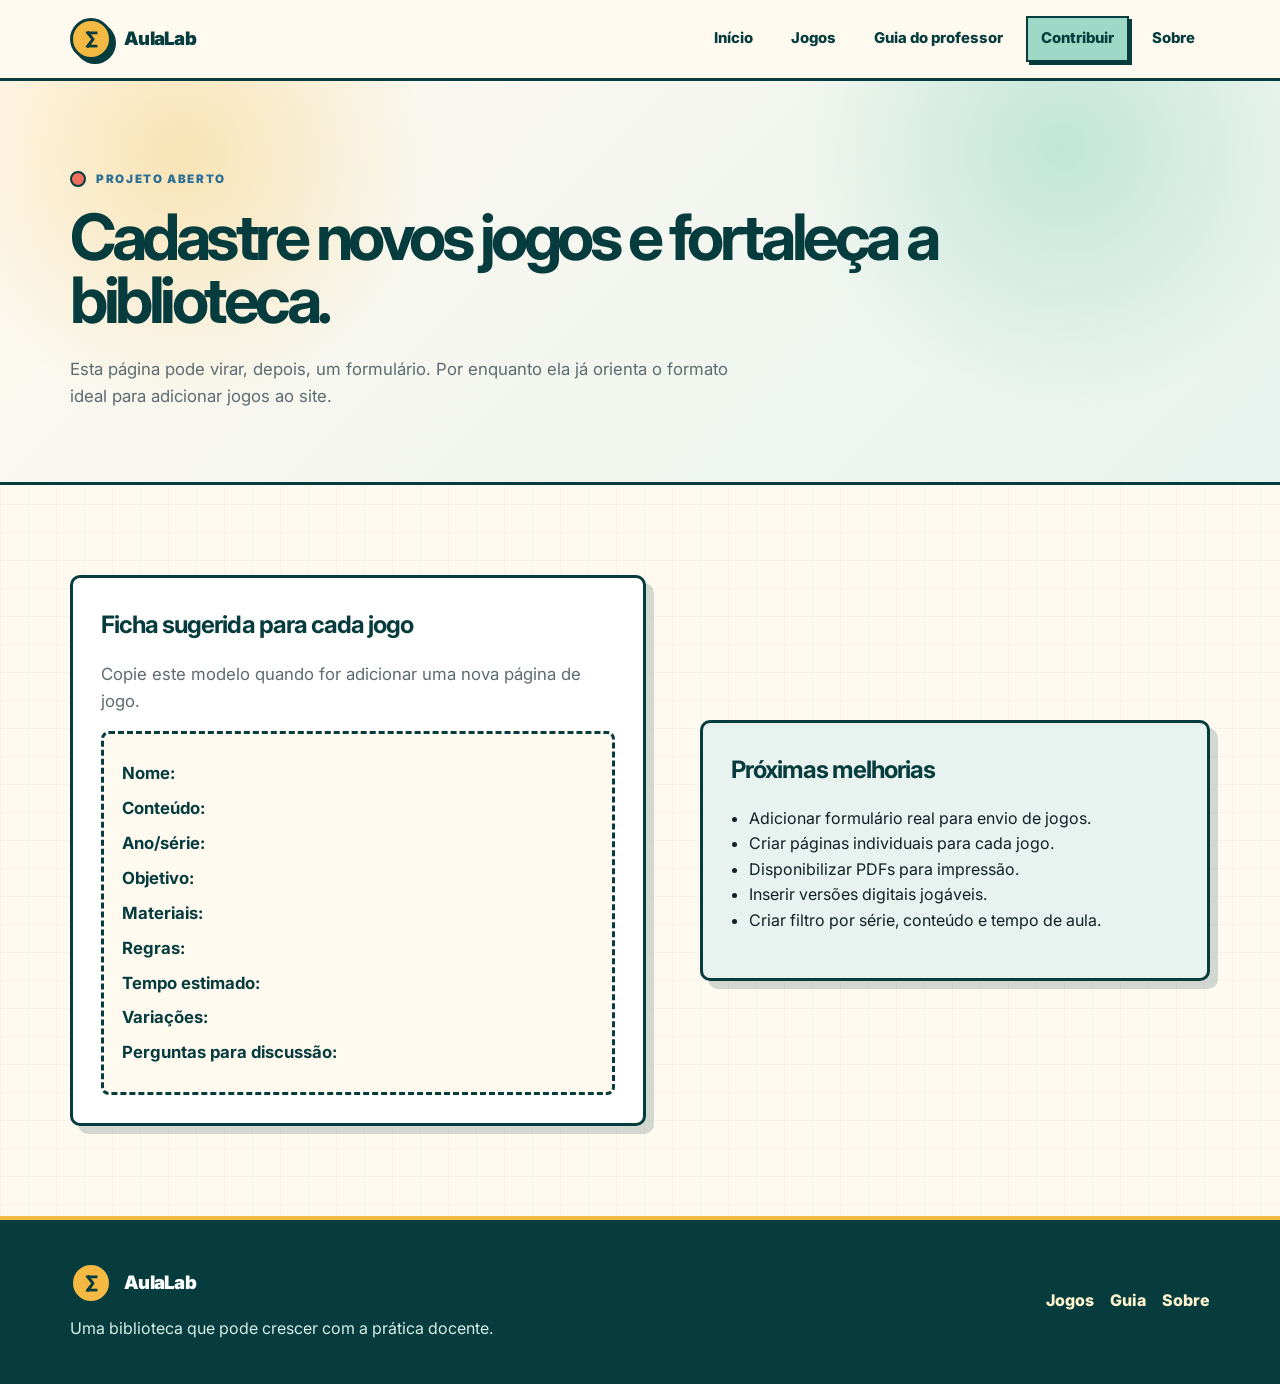
<file: contribuir.html>
<!DOCTYPE html>
<html lang="pt-BR">
<head>
  <meta charset="UTF-8" />
  <meta name="viewport" content="width=device-width, initial-scale=1.0" />
  <title>Contribuir | AulaLab</title>
  <link rel="preconnect" href="https://fonts.googleapis.com">
  <link rel="preconnect" href="https://fonts.gstatic.com" crossorigin>
  <link href="https://fonts.googleapis.com/css2?family=Inter:wght@400;500;600;700;800&display=swap" rel="stylesheet">
  <link rel="stylesheet" href="css/style.css" />
</head>
<body>
  <header class="site-header">
    <nav class="navbar container" aria-label="Menu principal">
      <a class="brand" href="index.html"><span class="brand-mark">∑</span><span>AulaLab</span></a>
      <button class="menu-toggle" aria-label="Abrir menu" aria-expanded="false"><span></span><span></span><span></span></button>
      <div class="nav-links">
        <a href="index.html">Início</a>
        <a href="jogos.html">Jogos</a>
        <a href="guia-professor.html">Guia do professor</a>
        <a href="contribuir.html" class="active">Contribuir</a>
        <a href="sobre.html">Sobre</a>
      </div>
    </nav>
  </header>

  <main>
    <section class="page-hero section-soft">
      <div class="container reveal">
        <span class="eyebrow">Projeto aberto</span>
        <h1>Cadastre novos jogos e fortaleça a biblioteca.</h1>
        <p>Esta página pode virar, depois, um formulário. Por enquanto ela já orienta o formato ideal para adicionar jogos ao site.</p>
      </div>
    </section>

    <section class="section container contribute-grid">
      <article class="info-panel reveal">
        <h2>Ficha sugerida para cada jogo</h2>
        <p>Copie este modelo quando for adicionar uma nova página de jogo.</p>
        <div class="code-card">
          <p><strong>Nome:</strong> </p>
          <p><strong>Conteúdo:</strong> </p>
          <p><strong>Ano/série:</strong> </p>
          <p><strong>Objetivo:</strong> </p>
          <p><strong>Materiais:</strong> </p>
          <p><strong>Regras:</strong> </p>
          <p><strong>Tempo estimado:</strong> </p>
          <p><strong>Variações:</strong> </p>
          <p><strong>Perguntas para discussão:</strong> </p>
        </div>
      </article>

      <article class="info-panel reveal delay-1">
        <h2>Próximas melhorias</h2>
        <ul class="clean-list">
          <li>Adicionar formulário real para envio de jogos.</li>
          <li>Criar páginas individuais para cada jogo.</li>
          <li>Disponibilizar PDFs para impressão.</li>
          <li>Inserir versões digitais jogáveis.</li>
          <li>Criar filtro por série, conteúdo e tempo de aula.</li>
        </ul>
      </article>
    </section>
  </main>

  <footer class="site-footer">
    <div class="container footer-grid">
      <div><a class="brand footer-brand" href="index.html"><span class="brand-mark">∑</span><span>AulaLab</span></a><p>Uma biblioteca que pode crescer com a prática docente.</p></div>
      <div class="footer-links"><a href="jogos.html">Jogos</a><a href="guia-professor.html">Guia</a><a href="sobre.html">Sobre</a></div>
    </div>
  </footer>
  <script src="js/main.js"></script>
</body>
</html>
</file>
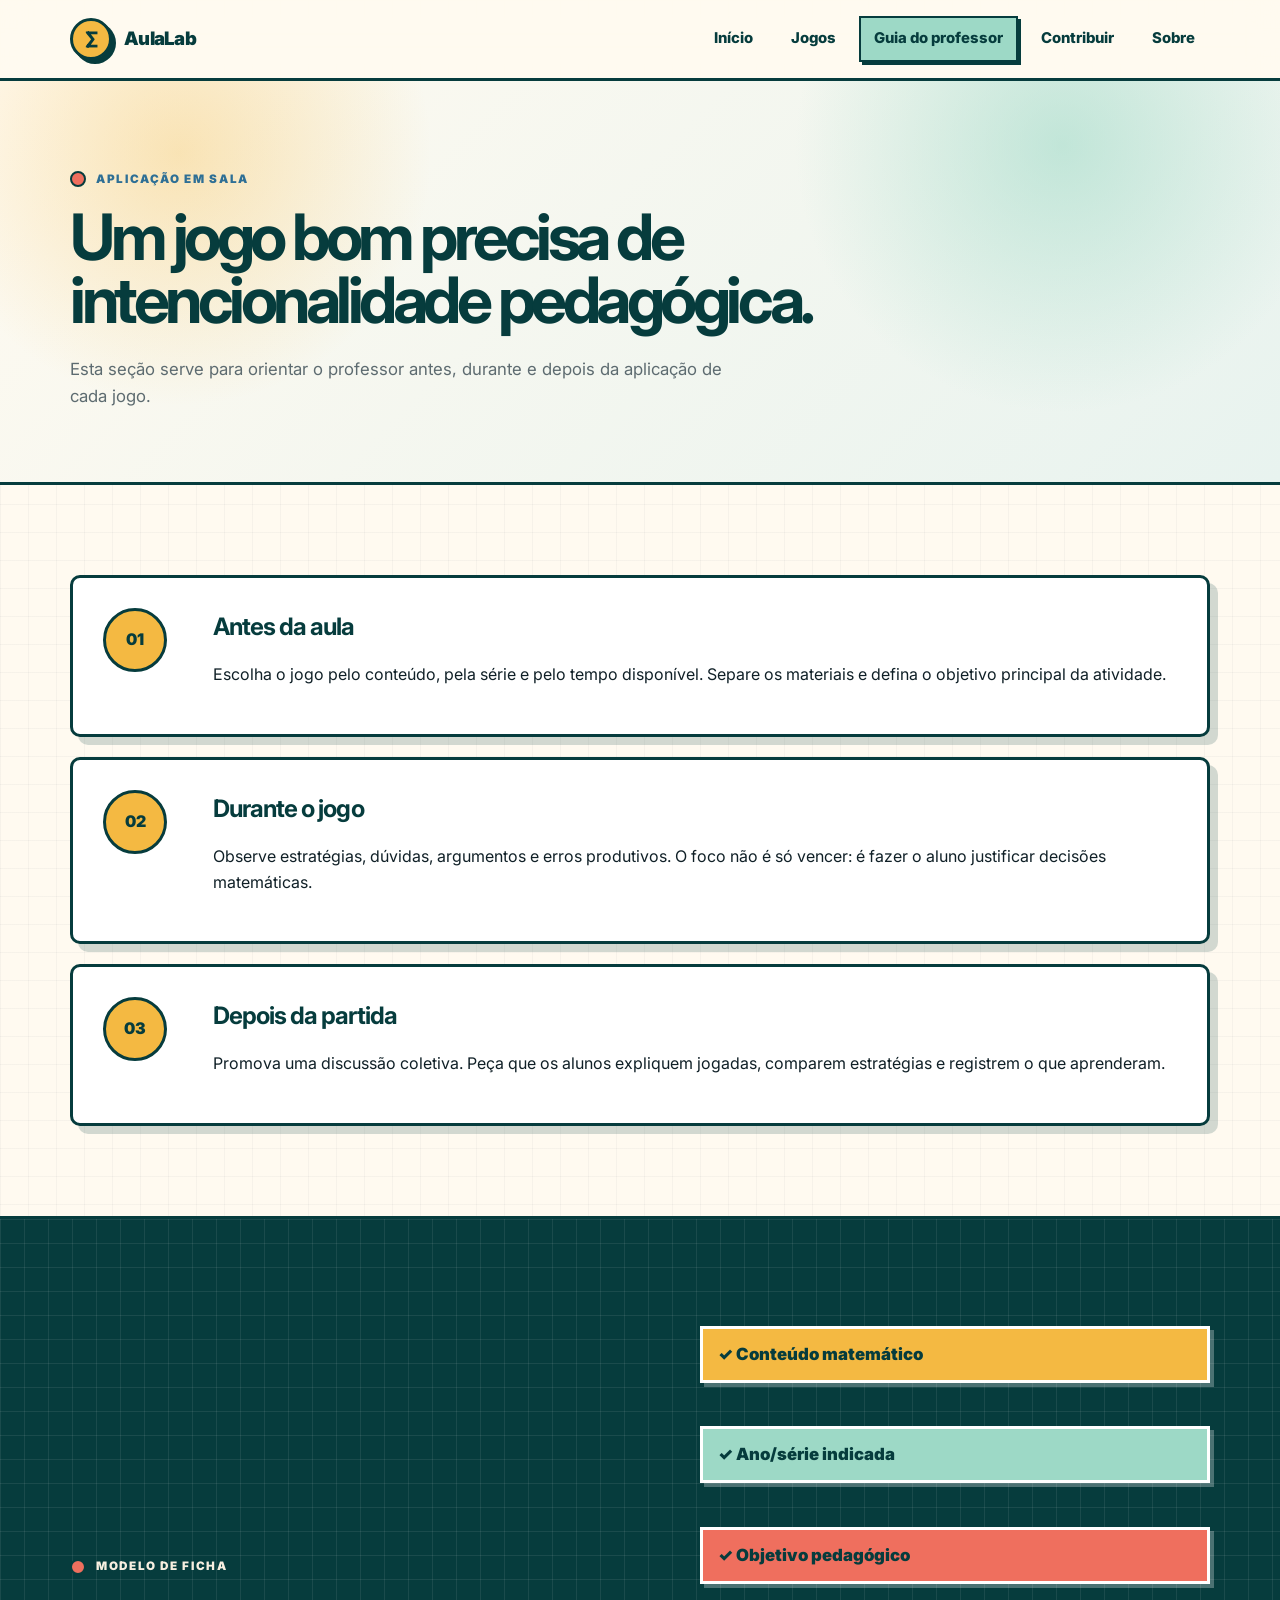
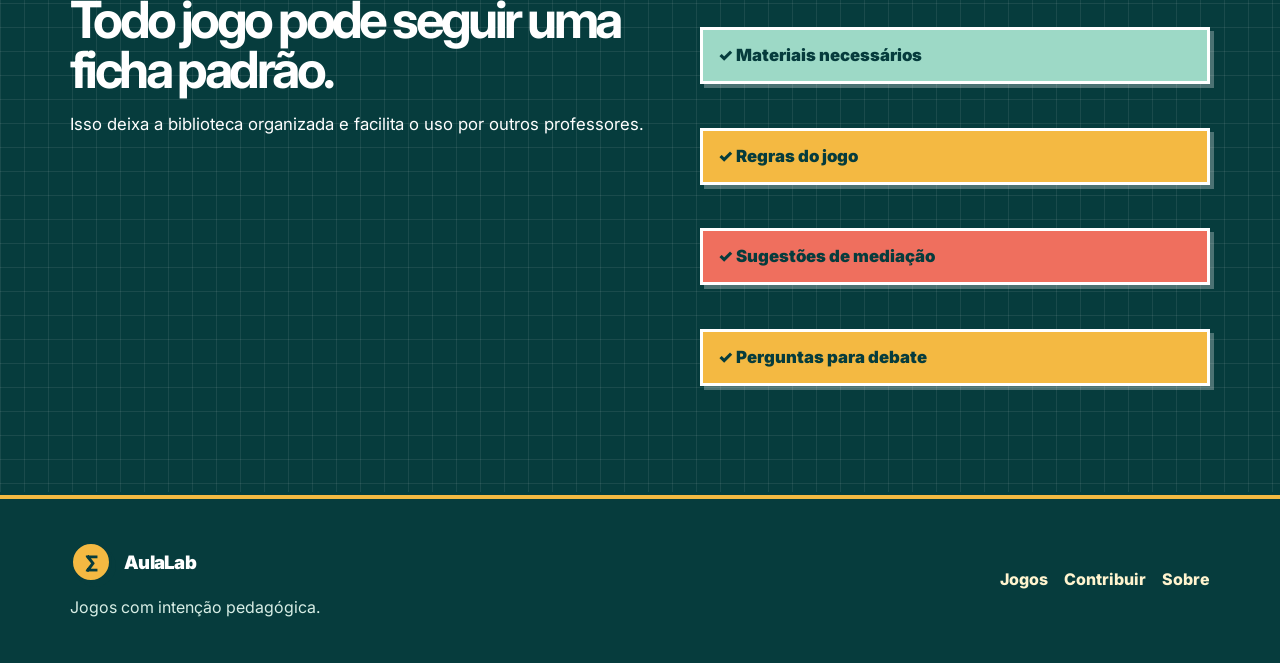
<file: guia-professor.html>
<!DOCTYPE html>
<html lang="pt-BR">
<head>
  <meta charset="UTF-8" />
  <meta name="viewport" content="width=device-width, initial-scale=1.0" />
  <title>Guia do professor | AulaLab</title>
  <link rel="preconnect" href="https://fonts.googleapis.com">
  <link rel="preconnect" href="https://fonts.gstatic.com" crossorigin>
  <link href="https://fonts.googleapis.com/css2?family=Inter:wght@400;500;600;700;800&display=swap" rel="stylesheet">
  <link rel="stylesheet" href="css/style.css" />
</head>
<body>
  <header class="site-header">
    <nav class="navbar container" aria-label="Menu principal">
      <a class="brand" href="index.html"><span class="brand-mark">∑</span><span>AulaLab</span></a>
      <button class="menu-toggle" aria-label="Abrir menu" aria-expanded="false"><span></span><span></span><span></span></button>
      <div class="nav-links">
        <a href="index.html">Início</a>
        <a href="jogos.html">Jogos</a>
        <a href="guia-professor.html" class="active">Guia do professor</a>
        <a href="contribuir.html">Contribuir</a>
        <a href="sobre.html">Sobre</a>
      </div>
    </nav>
  </header>

  <main>
    <section class="page-hero section-soft">
      <div class="container reveal">
        <span class="eyebrow">Aplicação em sala</span>
        <h1>Um jogo bom precisa de intencionalidade pedagógica.</h1>
        <p>Esta seção serve para orientar o professor antes, durante e depois da aplicação de cada jogo.</p>
      </div>
    </section>

    <section class="section container timeline">
      <article class="timeline-item reveal">
        <span>01</span>
        <div>
          <h2>Antes da aula</h2>
          <p>Escolha o jogo pelo conteúdo, pela série e pelo tempo disponível. Separe os materiais e defina o objetivo principal da atividade.</p>
        </div>
      </article>
      <article class="timeline-item reveal delay-1">
        <span>02</span>
        <div>
          <h2>Durante o jogo</h2>
          <p>Observe estratégias, dúvidas, argumentos e erros produtivos. O foco não é só vencer: é fazer o aluno justificar decisões matemáticas.</p>
        </div>
      </article>
      <article class="timeline-item reveal delay-2">
        <span>03</span>
        <div>
          <h2>Depois da partida</h2>
          <p>Promova uma discussão coletiva. Peça que os alunos expliquem jogadas, comparem estratégias e registrem o que aprenderam.</p>
        </div>
      </article>
    </section>

    <section class="section section-purple">
      <div class="container split-grid">
        <div class="reveal">
          <span class="eyebrow light">Modelo de ficha</span>
          <h2>Todo jogo pode seguir uma ficha padrão.</h2>
          <p>Isso deixa a biblioteca organizada e facilita o uso por outros professores.</p>
        </div>
        <div class="checklist reveal delay-1">
          <p>✓ Conteúdo matemático</p>
          <p>✓ Ano/série indicada</p>
          <p>✓ Objetivo pedagógico</p>
          <p>✓ Materiais necessários</p>
          <p>✓ Regras do jogo</p>
          <p>✓ Sugestões de mediação</p>
          <p>✓ Perguntas para debate</p>
        </div>
      </div>
    </section>
  </main>

  <footer class="site-footer">
    <div class="container footer-grid">
      <div><a class="brand footer-brand" href="index.html"><span class="brand-mark">∑</span><span>AulaLab</span></a><p>Jogos com intenção pedagógica.</p></div>
      <div class="footer-links"><a href="jogos.html">Jogos</a><a href="contribuir.html">Contribuir</a><a href="sobre.html">Sobre</a></div>
    </div>
  </footer>
  <script src="js/main.js"></script>
</body>
</html>
</file>
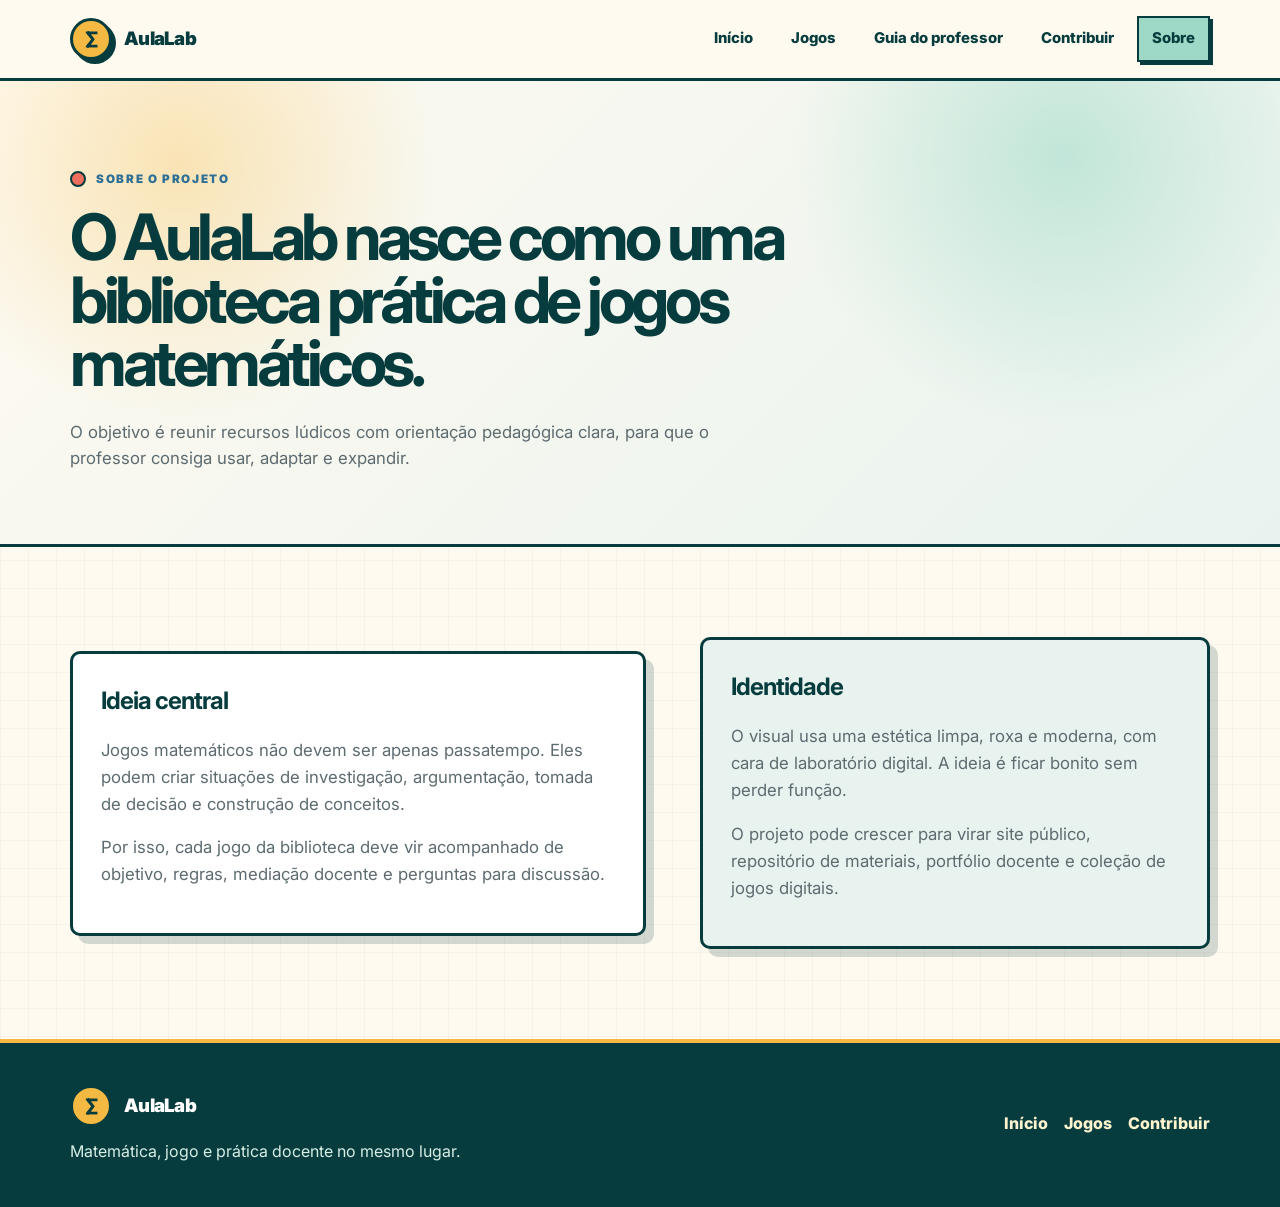
<file: sobre.html>
<!DOCTYPE html>
<html lang="pt-BR">
<head>
  <meta charset="UTF-8" />
  <meta name="viewport" content="width=device-width, initial-scale=1.0" />
  <title>Sobre | AulaLab</title>
  <link rel="preconnect" href="https://fonts.googleapis.com">
  <link rel="preconnect" href="https://fonts.gstatic.com" crossorigin>
  <link href="https://fonts.googleapis.com/css2?family=Inter:wght@400;500;600;700;800&display=swap" rel="stylesheet">
  <link rel="stylesheet" href="css/style.css" />
</head>
<body>
  <header class="site-header">
    <nav class="navbar container" aria-label="Menu principal">
      <a class="brand" href="index.html"><span class="brand-mark">∑</span><span>AulaLab</span></a>
      <button class="menu-toggle" aria-label="Abrir menu" aria-expanded="false"><span></span><span></span><span></span></button>
      <div class="nav-links">
        <a href="index.html">Início</a>
        <a href="jogos.html">Jogos</a>
        <a href="guia-professor.html">Guia do professor</a>
        <a href="contribuir.html">Contribuir</a>
        <a href="sobre.html" class="active">Sobre</a>
      </div>
    </nav>
  </header>

  <main>
    <section class="page-hero section-soft">
      <div class="container reveal">
        <span class="eyebrow">Sobre o projeto</span>
        <h1>O AulaLab nasce como uma biblioteca prática de jogos matemáticos.</h1>
        <p>O objetivo é reunir recursos lúdicos com orientação pedagógica clara, para que o professor consiga usar, adaptar e expandir.</p>
      </div>
    </section>

    <section class="section container about-grid">
      <article class="info-panel reveal">
        <h2>Ideia central</h2>
        <p>
          Jogos matemáticos não devem ser apenas passatempo. Eles podem criar situações de investigação, argumentação, tomada de decisão e construção de conceitos.
        </p>
        <p>
          Por isso, cada jogo da biblioteca deve vir acompanhado de objetivo, regras, mediação docente e perguntas para discussão.
        </p>
      </article>

      <article class="info-panel reveal delay-1">
        <h2>Identidade</h2>
        <p>
          O visual usa uma estética limpa, roxa e moderna, com cara de laboratório digital. A ideia é ficar bonito sem perder função.
        </p>
        <p>
          O projeto pode crescer para virar site público, repositório de materiais, portfólio docente e coleção de jogos digitais.
        </p>
      </article>
    </section>
  </main>

  <footer class="site-footer">
    <div class="container footer-grid">
      <div><a class="brand footer-brand" href="index.html"><span class="brand-mark">∑</span><span>AulaLab</span></a><p>Matemática, jogo e prática docente no mesmo lugar.</p></div>
      <div class="footer-links"><a href="index.html">Início</a><a href="jogos.html">Jogos</a><a href="contribuir.html">Contribuir</a></div>
    </div>
  </footer>
  <script src="js/main.js"></script>
</body>
</html>
</file>
<file: css/style.css>
:root {
  --ink: #102027;
  --muted: #5d6b70;
  --paper: #fffaf0;
  --paper-2: #f4efe1;
  --white: #ffffff;
  --line: #d8d1bd;
  --teal-900: #063c3d;
  --teal-800: #07585a;
  --teal-700: #087477;
  --mint: #9dd9c6;
  --blue: #2e6f95;
  --amber: #f4b942;
  --coral: #ef6f5e;
  --chalk: #e8f3ef;
  --shadow: 8px 8px 0 rgba(6, 60, 61, 0.18);
  --radius-lg: 10px;
  --radius-md: 8px;
  --radius-sm: 6px;
}

* { box-sizing: border-box; }
html { scroll-behavior: smooth; }

body {
  margin: 0;
  font-family: "Inter", system-ui, -apple-system, BlinkMacSystemFont, "Segoe UI", sans-serif;
  color: var(--ink);
  background:
    linear-gradient(rgba(16, 32, 39, 0.035) 1px, transparent 1px),
    linear-gradient(90deg, rgba(16, 32, 39, 0.035) 1px, transparent 1px),
    var(--paper);
  background-size: 28px 28px;
  line-height: 1.6;
}

a { color: inherit; text-decoration: none; }
img { max-width: 100%; }

.container {
  width: min(1140px, calc(100% - 40px));
  margin: 0 auto;
}

.site-header {
  position: sticky;
  top: 0;
  z-index: 50;
  background: rgba(255, 250, 240, 0.94);
  backdrop-filter: blur(14px);
  border-bottom: 3px solid var(--teal-900);
}

.navbar {
  min-height: 78px;
  display: flex;
  align-items: center;
  justify-content: space-between;
  gap: 24px;
}

.brand {
  display: inline-flex;
  align-items: center;
  gap: 12px;
  font-size: 1.16rem;
  font-weight: 900;
  letter-spacing: -0.04em;
  color: var(--teal-900);
}

.brand-mark {
  width: 42px;
  height: 42px;
  display: inline-grid;
  place-items: center;
  border-radius: 50%;
  color: var(--teal-900);
  background: var(--amber);
  border: 3px solid var(--teal-900);
  box-shadow: 4px 4px 0 var(--teal-900);
}

.nav-links {
  display: flex;
  align-items: center;
  gap: 8px;
}

.nav-links a {
  padding: 9px 13px;
  color: var(--teal-900);
  font-weight: 800;
  font-size: 0.93rem;
  border: 2px solid transparent;
  transition: 0.18s ease;
}

.nav-links a:hover,
.nav-links a.active {
  background: var(--mint);
  border-color: var(--teal-900);
  box-shadow: 3px 3px 0 var(--teal-900);
}

.menu-toggle {
  display: none;
  width: 46px;
  height: 46px;
  border: 3px solid var(--teal-900);
  border-radius: 6px;
  background: var(--amber);
  cursor: pointer;
  box-shadow: 3px 3px 0 var(--teal-900);
}

.menu-toggle span {
  display: block;
  width: 21px;
  height: 3px;
  margin: 4px auto;
  background: var(--teal-900);
}

.section { padding: 90px 0; }

.section-soft,
.page-hero {
  background:
    radial-gradient(circle at 14% 18%, rgba(244, 185, 66, 0.34), transparent 22%),
    radial-gradient(circle at 83% 16%, rgba(157, 217, 198, 0.56), transparent 24%),
    linear-gradient(135deg, #fffaf0 0%, #e8f3ef 100%);
  border-bottom: 3px solid var(--teal-900);
}

.hero {
  min-height: calc(100vh - 78px);
  display: grid;
  align-items: center;
  padding: 74px 0;
}

.hero-grid,
.split-grid,
.about-grid,
.contribute-grid {
  display: grid;
  grid-template-columns: 1.06fr 0.94fr;
  gap: 54px;
  align-items: center;
}

.hero h1,
.page-hero h1,
.section-heading h2,
.split-grid h2 {
  margin: 0;
  color: var(--teal-900);
  line-height: 0.98;
  letter-spacing: -0.07em;
}

.hero h1 {
  max-width: 790px;
  font-size: clamp(2.55rem, 6vw, 5.7rem);
}

.page-hero {
  padding: 88px 0 72px;
}

.page-hero h1 {
  max-width: 920px;
  font-size: clamp(2.18rem, 5vw, 4.6rem);
}

.hero p,
.page-hero p,
.section-heading p,
.split-grid p,
.info-panel p {
  color: var(--muted);
  font-size: 1.05rem;
}

.hero p,
.page-hero p {
  max-width: 690px;
  margin: 24px 0 0;
}

.eyebrow {
  display: inline-flex;
  align-items: center;
  gap: 10px;
  margin-bottom: 18px;
  color: var(--blue);
  font-weight: 900;
  text-transform: uppercase;
  letter-spacing: 0.14em;
  font-size: 0.73rem;
}

.eyebrow::before {
  content: "";
  width: 12px;
  height: 12px;
  border-radius: 50%;
  background: var(--coral);
  border: 2px solid var(--teal-900);
}

.eyebrow.light { color: #f7efe0; }

.hero-actions,
.center-action {
  display: flex;
  gap: 14px;
  flex-wrap: wrap;
  margin-top: 34px;
}

.center-action { justify-content: center; }

.btn {
  display: inline-flex;
  align-items: center;
  justify-content: center;
  min-height: 50px;
  padding: 0 22px;
  border-radius: 8px;
  font-weight: 900;
  border: 3px solid var(--teal-900);
  transition: 0.18s ease;
}

.btn-primary {
  color: var(--teal-900);
  background: var(--amber);
  box-shadow: 5px 5px 0 var(--teal-900);
}

.btn-primary:hover {
  transform: translate(2px, 2px);
  box-shadow: 2px 2px 0 var(--teal-900);
}

.btn-outline {
  color: var(--teal-900);
  background: var(--white);
  box-shadow: 5px 5px 0 rgba(6, 60, 61, 0.18);
}

.btn-outline:hover { background: var(--mint); }

.hero-card {
  min-height: 430px;
  position: relative;
  display: grid;
  place-items: center;
}

.floating-card {
  width: min(400px, 100%);
  padding: 34px;
  border-radius: 12px;
  background: var(--white);
  border: 3px solid var(--teal-900);
  box-shadow: 12px 12px 0 var(--teal-900);
  transform: rotate(-1.4deg);
}

.card-icon {
  width: 82px;
  height: 82px;
  display: grid;
  place-items: center;
  margin-bottom: 24px;
  border-radius: 50%;
  background: var(--mint);
  border: 3px solid var(--teal-900);
  font-size: 2.35rem;
}

.floating-card h2 {
  margin: 0 0 12px;
  font-size: 2rem;
  line-height: 1.06;
  color: var(--teal-900);
}

.floating-card p,
.game-preview p,
.feature-card p,
.game-card p,
.game-card li { color: var(--muted); }

.mini-card {
  position: absolute;
  padding: 12px 16px;
  color: var(--teal-900);
  background: var(--coral);
  border: 3px solid var(--teal-900);
  box-shadow: 5px 5px 0 var(--teal-900);
  font-weight: 900;
  transform: rotate(2deg);
}

.mini-card-one { top: 48px; right: 6px; }
.mini-card-two { bottom: 48px; left: 0; background: var(--mint); transform: rotate(-2deg); }

.section-heading {
  max-width: 760px;
  margin: 0 auto 48px;
  text-align: center;
}

.section-heading h2,
.split-grid h2 { font-size: clamp(2rem, 4vw, 3.35rem); }

.features-grid,
.games-preview-grid,
.games-grid {
  display: grid;
  grid-template-columns: repeat(3, 1fr);
  gap: 24px;
}

.feature-card,
.game-preview,
.game-card,
.info-panel {
  padding: 28px;
  border: 3px solid var(--teal-900);
  border-radius: 10px;
  background: var(--white);
  box-shadow: var(--shadow);
}

.feature-card:nth-child(2n),
.game-preview:nth-child(2n),
.game-card:nth-child(2n),
.info-panel:nth-child(2n) {
  background: var(--chalk);
}

.feature-card h3,
.game-preview h3,
.game-card h2,
.info-panel h2,
.timeline-item h2 {
  margin: 0 0 10px;
  color: var(--teal-900);
  letter-spacing: -0.04em;
}

.feature-icon {
  display: inline-grid;
  place-items: center;
  width: 58px;
  height: 58px;
  margin-bottom: 18px;
  border-radius: 50%;
  background: var(--amber);
  border: 3px solid var(--teal-900);
  font-size: 1.6rem;
}

.section-purple {
  color: var(--white);
  background:
    linear-gradient(rgba(255,255,255,0.08) 1px, transparent 1px),
    linear-gradient(90deg, rgba(255,255,255,0.08) 1px, transparent 1px),
    var(--teal-900);
  background-size: 24px 24px;
  border-top: 3px solid var(--teal-900);
  border-bottom: 3px solid var(--teal-900);
}

.section-purple h2,
.section-purple p { color: var(--white); }

.category-cloud {
  display: flex;
  flex-wrap: wrap;
  gap: 12px;
}

.category-cloud span,
.checklist p {
  display: inline-flex;
  padding: 12px 15px;
  color: var(--teal-900);
  background: var(--amber);
  border: 3px solid var(--white);
  font-weight: 900;
  box-shadow: 4px 4px 0 rgba(255,255,255,0.28);
}

.checklist p:nth-child(2n),
.category-cloud span:nth-child(2n) { background: var(--mint); }
.checklist p:nth-child(3n),
.category-cloud span:nth-child(3n) { background: var(--coral); }

.tag {
  display: inline-flex;
  width: fit-content;
  padding: 7px 10px;
  color: var(--teal-900);
  background: var(--mint);
  border: 2px solid var(--teal-900);
  font-size: 0.76rem;
  font-weight: 900;
}

.game-topline {
  display: flex;
  justify-content: space-between;
  align-items: center;
  gap: 12px;
  margin-bottom: 18px;
  color: var(--muted);
  font-size: 0.86rem;
  font-weight: 800;
}

.game-card ul,
.clean-list { padding-left: 18px; }

.text-link {
  display: inline-flex;
  margin-top: 8px;
  color: var(--blue);
  font-weight: 900;
  border-bottom: 3px solid var(--amber);
}

.filters {
  display: flex;
  flex-wrap: wrap;
  justify-content: center;
  gap: 10px;
  margin-bottom: 36px;
}

.filter-btn {
  border: 3px solid var(--teal-900);
  padding: 10px 15px;
  color: var(--teal-900);
  background: var(--white);
  font-weight: 900;
  cursor: pointer;
  transition: 0.18s ease;
  box-shadow: 3px 3px 0 rgba(6,60,61,0.22);
}

.filter-btn:hover,
.filter-btn.active {
  background: var(--amber);
  box-shadow: 3px 3px 0 var(--teal-900);
}

.timeline {
  display: grid;
  gap: 20px;
}

.timeline-item {
  display: grid;
  grid-template-columns: 88px 1fr;
  gap: 22px;
  align-items: start;
  padding: 30px;
  border-radius: 10px;
  border: 3px solid var(--teal-900);
  background: var(--white);
  box-shadow: var(--shadow);
}

.timeline-item > span {
  display: grid;
  place-items: center;
  width: 64px;
  height: 64px;
  border-radius: 50%;
  color: var(--teal-900);
  background: var(--amber);
  border: 3px solid var(--teal-900);
  font-weight: 900;
}

.checklist { display: grid; gap: 10px; }

.code-card {
  padding: 18px;
  border-radius: 8px;
  background: var(--paper);
  border: 3px dashed var(--teal-900);
}

.code-card p {
  margin: 8px 0;
  color: var(--teal-900);
}

.site-footer {
  padding: 42px 0;
  color: #d8eee6;
  background: var(--teal-900);
  border-top: 4px solid var(--amber);
}

.footer-grid {
  display: flex;
  justify-content: space-between;
  gap: 30px;
  align-items: center;
}

.footer-brand { color: var(--white); }
.site-footer p { margin: 12px 0 0; }

.footer-links {
  display: flex;
  flex-wrap: wrap;
  gap: 16px;
}

.footer-links a {
  color: #fff4cf;
  font-weight: 800;
  border-bottom: 2px solid transparent;
}

.footer-links a:hover { border-color: var(--amber); }

.reveal {
  opacity: 0;
  transform: translateY(16px);
  transition: 0.65s ease;
}

.reveal.visible {
  opacity: 1;
  transform: translateY(0);
}

.delay-1 { transition-delay: 0.08s; }
.delay-2 { transition-delay: 0.16s; }

@media (max-width: 860px) {
  .menu-toggle { display: block; }

  .nav-links {
    position: absolute;
    top: 78px;
    left: 20px;
    right: 20px;
    display: none;
    flex-direction: column;
    align-items: stretch;
    padding: 14px;
    background: var(--paper);
    border: 3px solid var(--teal-900);
    box-shadow: 7px 7px 0 var(--teal-900);
  }

  .nav-links.open { display: flex; }

  .hero-grid,
  .split-grid,
  .about-grid,
  .contribute-grid { grid-template-columns: 1fr; }

  .features-grid,
  .games-preview-grid,
  .games-grid { grid-template-columns: 1fr; }

  .hero { min-height: auto; }
  .hero-card { min-height: 360px; }
}

@media (max-width: 560px) {
  .container { width: min(100% - 28px, 1120px); }
  .section { padding: 66px 0; }
  .hero-actions { flex-direction: column; }
  .btn { width: 100%; }
  .timeline-item { grid-template-columns: 1fr; }
  .footer-grid { align-items: flex-start; flex-direction: column; }
  .mini-card { position: static; margin-top: 12px; }
  .hero-card { display: block; min-height: auto; }
}
</file>
